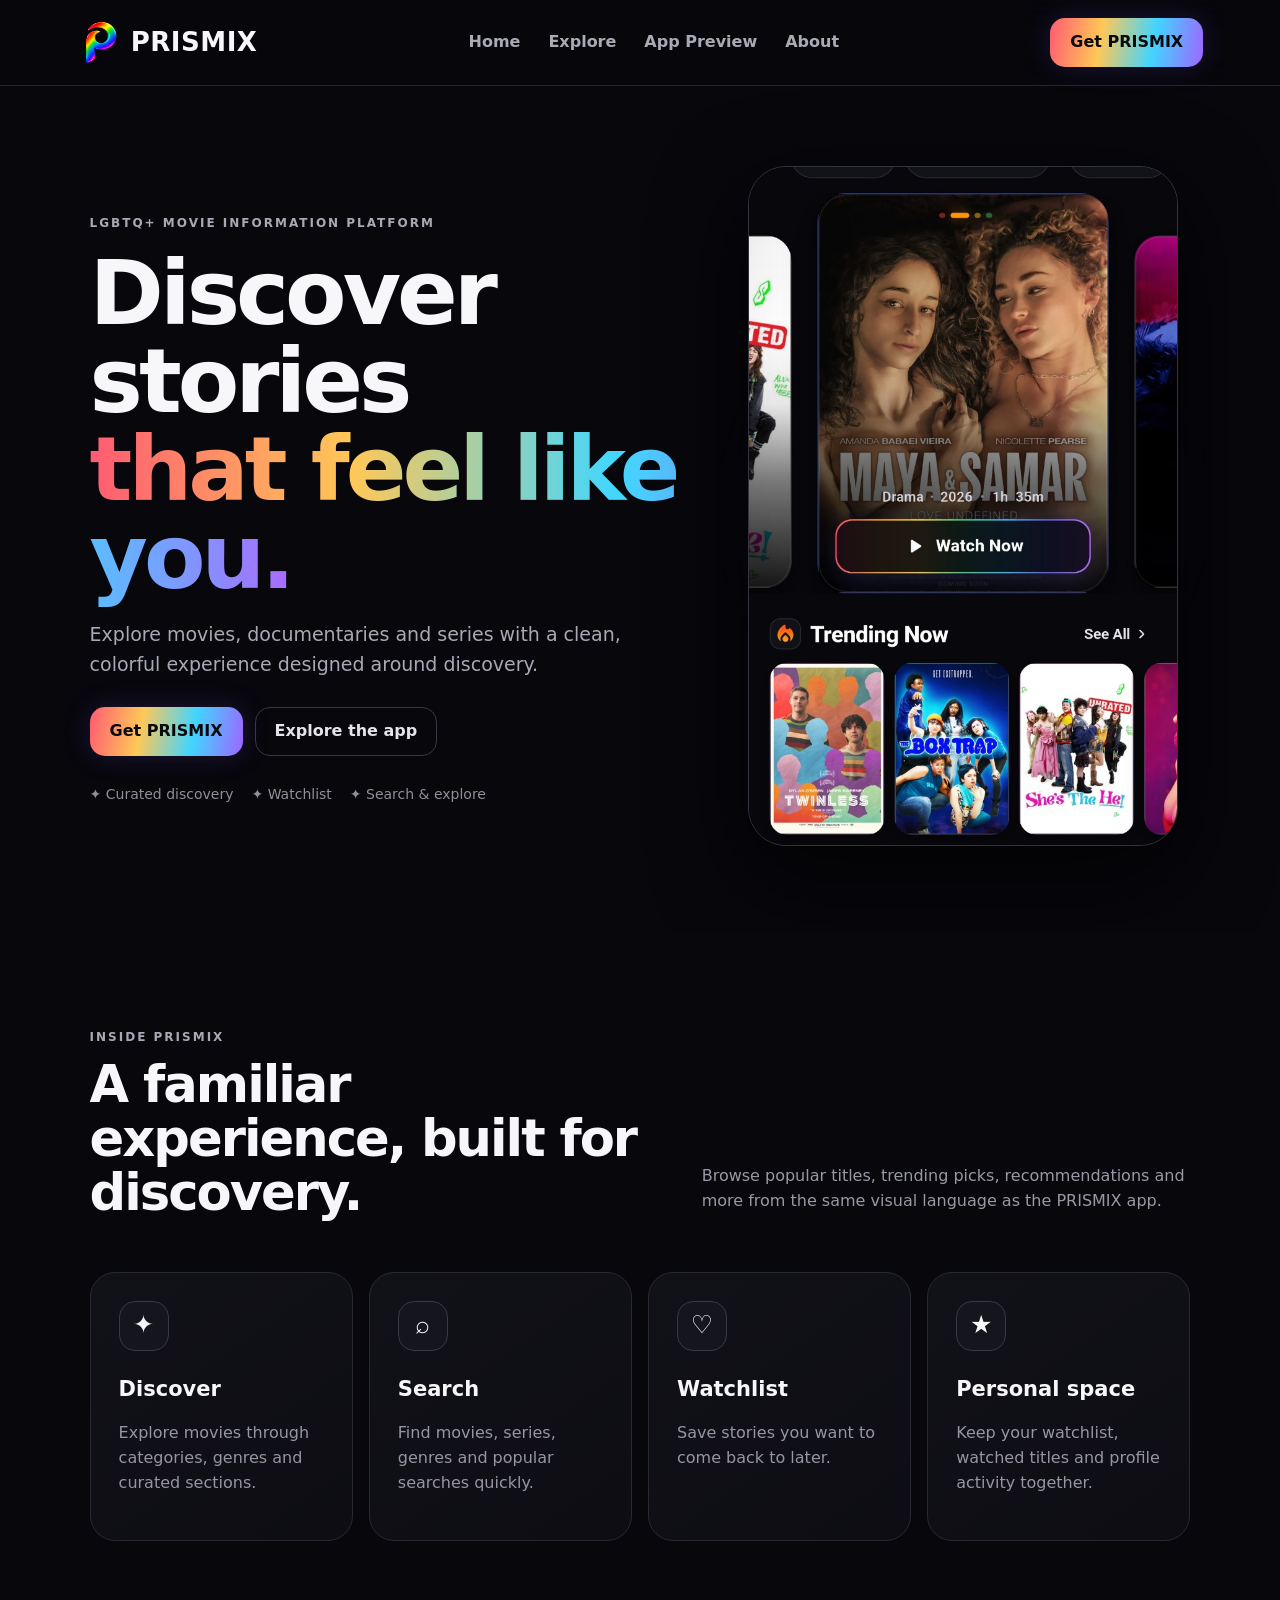
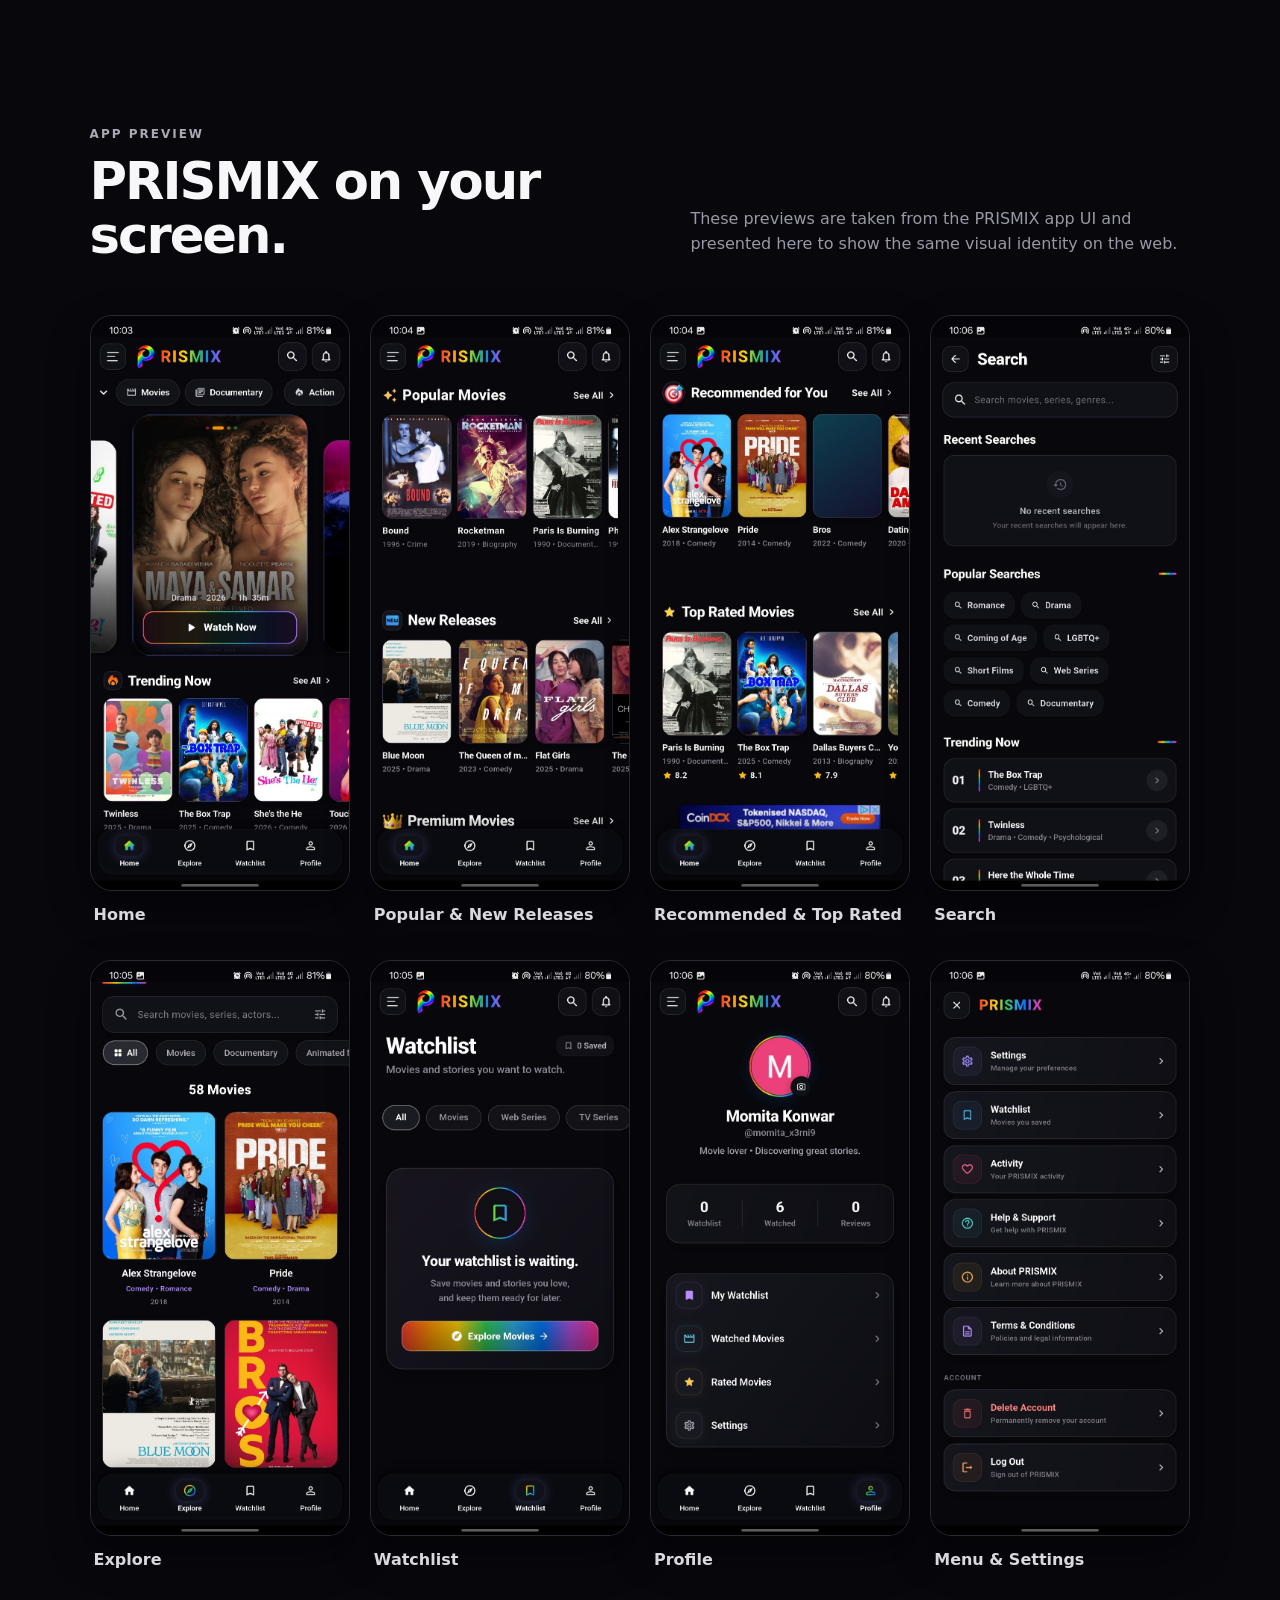
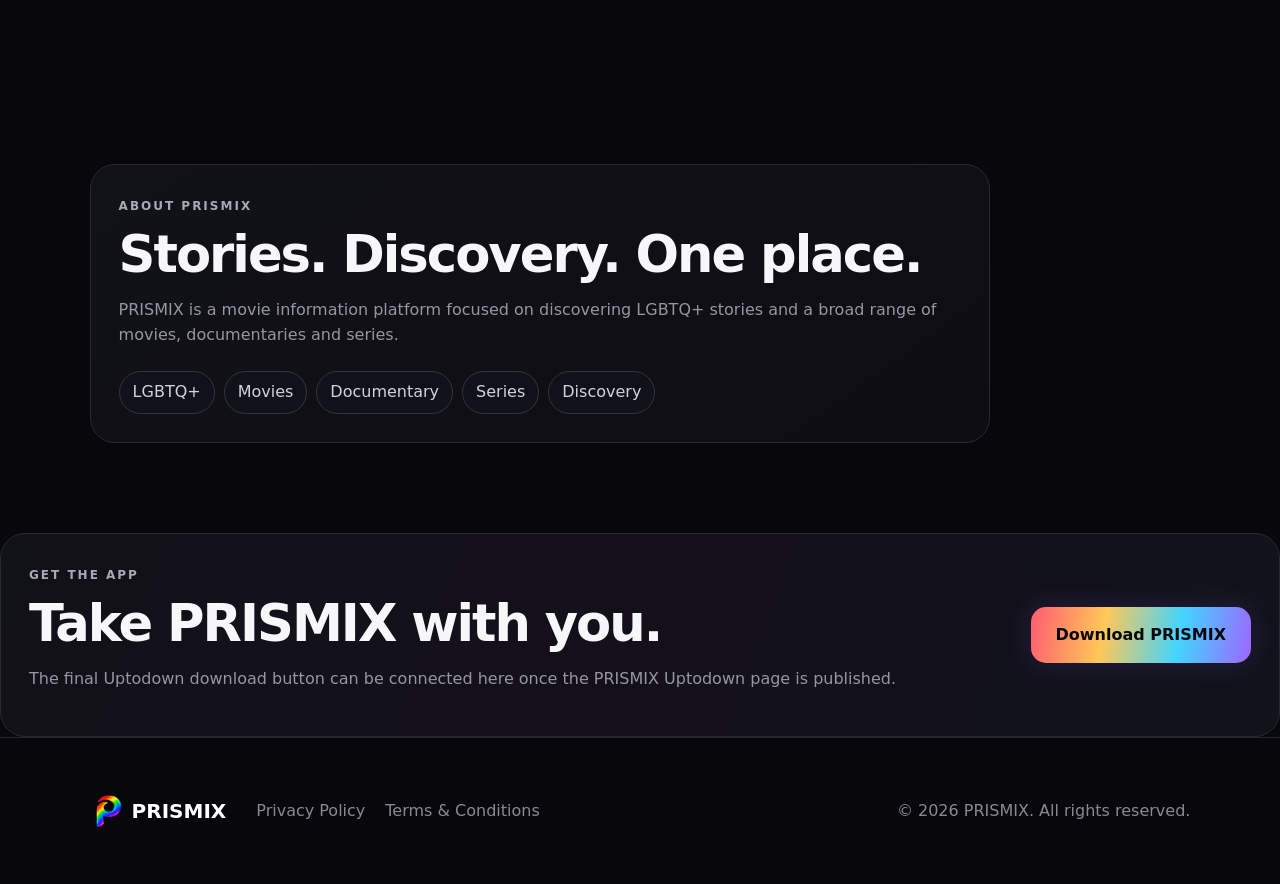
<file: index.html>
<!doctype html>
<html lang="en">
<head>
<meta charset="utf-8">
<meta name="viewport" content="width=device-width, initial-scale=1">
<meta name="theme-color" content="#07070C">
<meta name="description" content="PRISMIX — discover LGBTQ+ movies, documentaries, series and stories.">
<title>PRISMIX — Discover Stories That Feel Like You</title>
<link rel="stylesheet" href="styles.css">
</head>
<body>
<header class="site-header">
  <a class="brand" href="#home" aria-label="PRISMIX home">
    <img src="prismix_logo.png" alt="PRISMIX logo">
    <span>PRISMIX</span>
  </a>
  <nav>
    <a href="#home">Home</a>
    <a href="#explore">Explore</a>
    <a href="#screens">App Preview</a>
    <a href="#about">About</a>
  </nav>
  <a class="header-btn" href="#download">Get PRISMIX</a>
</header>

<main>
<section id="home" class="hero">
  <div class="hero-copy">
    <div class="eyebrow">LGBTQ+ MOVIE INFORMATION PLATFORM</div>
    <h1>Discover stories<br><span>that feel like you.</span></h1>
    <p>Explore movies, documentaries and series with a clean, colorful experience designed around discovery.</p>
    <div class="hero-actions">
      <a class="primary" href="#download">Get PRISMIX</a>
      <a class="secondary" href="#screens">Explore the app</a>
    </div>
    <div class="mini-points">
      <span>✦ Curated discovery</span>
      <span>✦ Watchlist</span>
      <span>✦ Search & explore</span>
    </div>
  </div>
  <div class="hero-art">
    <div class="glow"></div>
    <img src="assets/screenshots/home-hero.jpg" alt="PRISMIX home screen">
  </div>
</section>

<section id="explore" class="section">
  <div class="section-heading">
    <div>
      <span class="eyebrow">INSIDE PRISMIX</span>
      <h2>A familiar experience, built for discovery.</h2>
    </div>
    <p>Browse popular titles, trending picks, recommendations and more from the same visual language as the PRISMIX app.</p>
  </div>
  <div class="feature-grid">
    <article><span class="icon">✦</span><h3>Discover</h3><p>Explore movies through categories, genres and curated sections.</p></article>
    <article><span class="icon">⌕</span><h3>Search</h3><p>Find movies, series, genres and popular searches quickly.</p></article>
    <article><span class="icon">♡</span><h3>Watchlist</h3><p>Save stories you want to come back to later.</p></article>
    <article><span class="icon">★</span><h3>Personal space</h3><p>Keep your watchlist, watched titles and profile activity together.</p></article>
  </div>
</section>

<section id="screens" class="section screenshots">
  <div class="section-heading">
    <div>
      <span class="eyebrow">APP PREVIEW</span>
      <h2>PRISMIX on your screen.</h2>
    </div>
    <p>These previews are taken from the PRISMIX app UI and presented here to show the same visual identity on the web.</p>
  </div>
  <div class="screen-grid">
    <figure><img src="assets/screenshots/home-hero.jpg" alt="PRISMIX Home"><figcaption>Home</figcaption></figure>
    <figure><img src="assets/screenshots/home-sections.jpg" alt="PRISMIX Home sections"><figcaption>Popular & New Releases</figcaption></figure>
    <figure><img src="assets/screenshots/recommended-toprated.jpg" alt="PRISMIX recommendations"><figcaption>Recommended & Top Rated</figcaption></figure>
    <figure><img src="assets/screenshots/search.jpg" alt="PRISMIX Search"><figcaption>Search</figcaption></figure>
    <figure><img src="assets/screenshots/explore.jpg" alt="PRISMIX Explore"><figcaption>Explore</figcaption></figure>
    <figure><img src="assets/screenshots/watchlist.jpg" alt="PRISMIX Watchlist"><figcaption>Watchlist</figcaption></figure>
    <figure><img src="assets/screenshots/profile.jpg" alt="PRISMIX Profile"><figcaption>Profile</figcaption></figure>
    <figure><img src="assets/screenshots/menu.jpg" alt="PRISMIX Menu"><figcaption>Menu & Settings</figcaption></figure>
  </div>
</section>

<section id="about" class="section about">
  <div class="about-card">
    <span class="eyebrow">ABOUT PRISMIX</span>
    <h2>Stories. Discovery. One place.</h2>
    <p>PRISMIX is a movie information platform focused on discovering LGBTQ+ stories and a broad range of movies, documentaries and series.</p>
    <div class="about-tags"><span>LGBTQ+</span><span>Movies</span><span>Documentary</span><span>Series</span><span>Discovery</span></div>
  </div>
</section>

<section id="download" class="download section">
  <div>
    <span class="eyebrow">GET THE APP</span>
    <h2>Take PRISMIX with you.</h2>
    <p>The final Uptodown download button can be connected here once the PRISMIX Uptodown page is published.</p>
  </div>
  <a class="primary large" href="#" onclick="return showDownloadNote()">Download PRISMIX</a>
</section>
</main>

<footer>
  <div class="footer-brand"><img src="prismix_logo.png" alt=""> <strong>PRISMIX</strong></div>
  <div class="footer-links">
    <a href="privacy.html">Privacy Policy</a>
    <a href="terms.html">Terms & Conditions</a>
  </div>
  <p>© 2026 PRISMIX. All rights reserved.</p>
</footer>
<script src="script.js"></script>
</body>
</html>
</file>
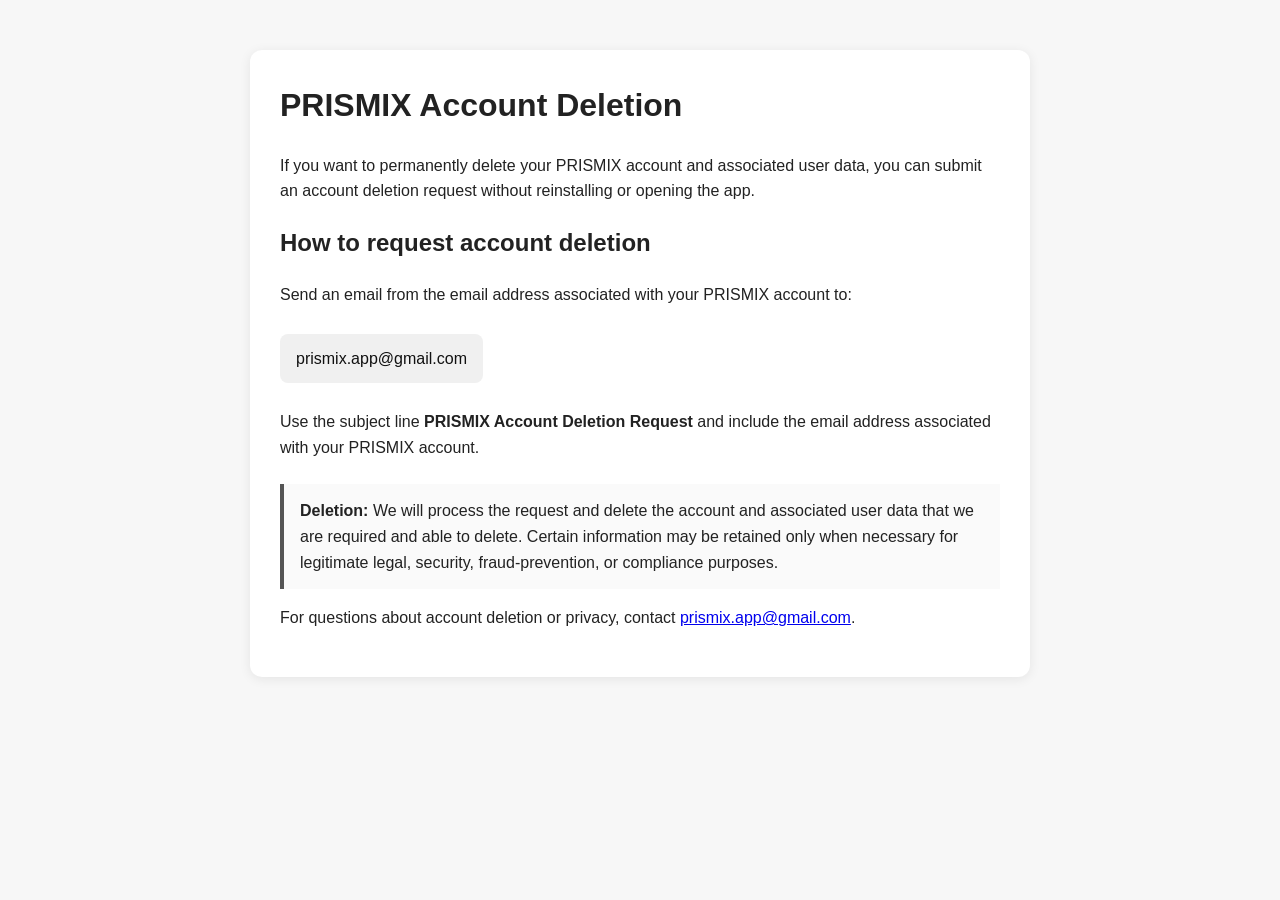
<file: account-deletion.html>
<!DOCTYPE html>
<html lang="en">
<head>
  <meta charset="UTF-8">
  <meta name="viewport" content="width=device-width, initial-scale=1.0">
  <title>PRISMIX - Account Deletion</title>
  <style>
    body {
      font-family: Arial, sans-serif;
      line-height: 1.6;
      margin: 0;
      background: #f7f7f7;
      color: #222;
    }
    .container {
      max-width: 720px;
      margin: 50px auto;
      padding: 30px;
      background: #fff;
      border-radius: 12px;
      box-shadow: 0 2px 12px rgba(0,0,0,.08);
    }
    h1 { margin-top: 0; }
    .email {
      display: inline-block;
      margin: 10px 0;
      padding: 12px 16px;
      background: #f0f0f0;
      border-radius: 8px;
      color: #111;
      text-decoration: none;
    }
    .note {
      margin-top: 24px;
      padding: 14px 16px;
      border-left: 4px solid #555;
      background: #fafafa;
    }
  </style>
</head>
<body>
  <main class="container">
    <h1>PRISMIX Account Deletion</h1>

    <p>
      If you want to permanently delete your PRISMIX account and associated
      user data, you can submit an account deletion request without
      reinstalling or opening the app.
    </p>

    <h2>How to request account deletion</h2>

    <p>
      Send an email from the email address associated with your PRISMIX account
      to:
    </p>

    <a class="email" href="mailto:prismix.app@gmail.com?subject=PRISMIX%20Account%20Deletion%20Request">
      prismix.app@gmail.com
    </a>

    <p>
      Use the subject line <strong>PRISMIX Account Deletion Request</strong>
      and include the email address associated with your PRISMIX account.
    </p>

    <div class="note">
      <strong>Deletion:</strong> We will process the request and delete the
      account and associated user data that we are required and able to delete.
      Certain information may be retained only when necessary for legitimate
      legal, security, fraud-prevention, or compliance purposes.
    </div>

    <p>
      For questions about account deletion or privacy, contact
      <a href="mailto:prismix.app@gmail.com">prismix.app@gmail.com</a>.
    </p>
  </main>
</body>
</html>
</file>
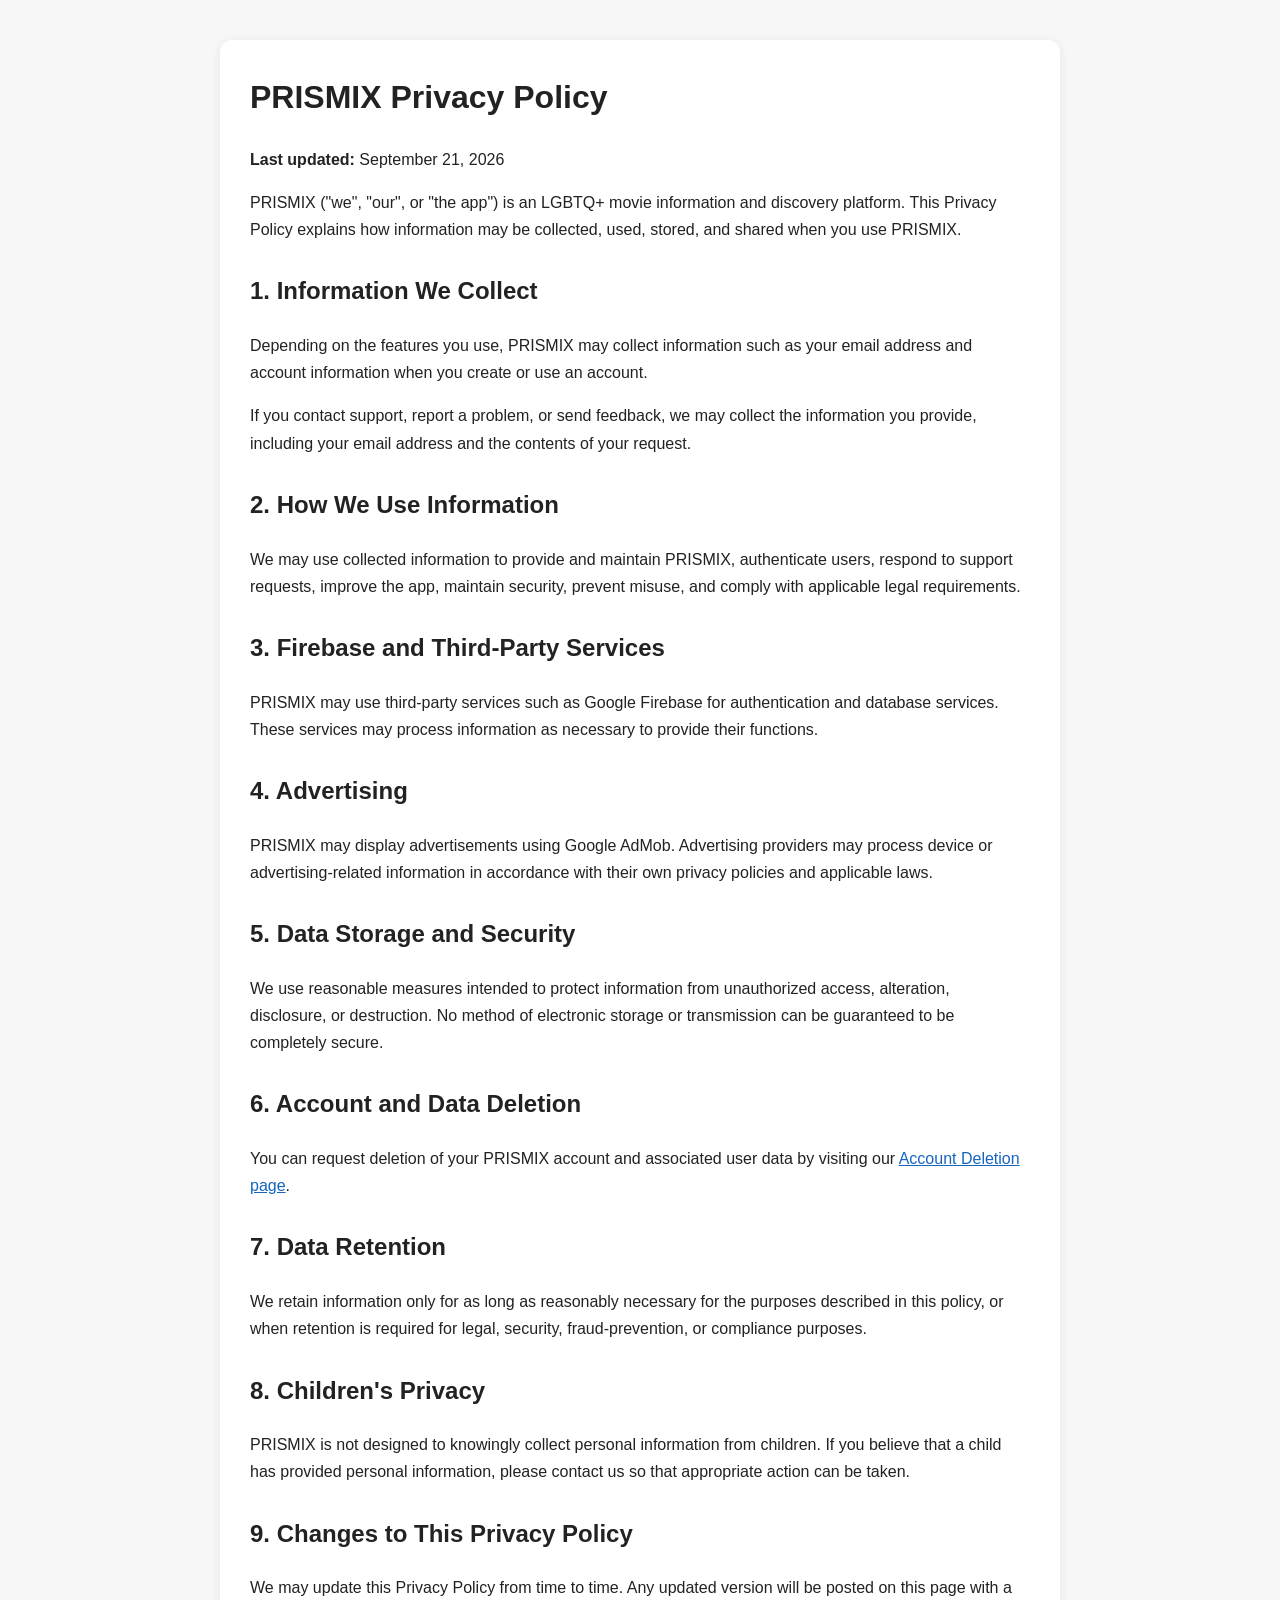
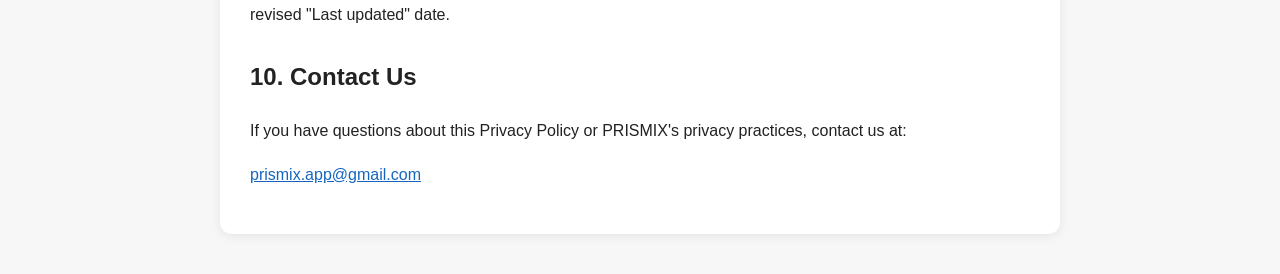
<file: privacy-policy.html>
<!DOCTYPE html>
<html lang="en">
<head>
  <meta charset="UTF-8">
  <meta name="viewport" content="width=device-width, initial-scale=1.0">
  <title>PRISMIX - Privacy Policy</title>
  <style>
    body {
      font-family: Arial, sans-serif;
      line-height: 1.7;
      margin: 0;
      background: #f7f7f7;
      color: #222;
    }
    .container {
      max-width: 780px;
      margin: 40px auto;
      padding: 30px;
      background: #fff;
      border-radius: 12px;
      box-shadow: 0 2px 12px rgba(0,0,0,.08);
    }
    h1 { margin-top: 0; }
    h2 { margin-top: 28px; }
    a { color: #1565c0; }
  </style>
</head>
<body>
  <main class="container">
    <h1>PRISMIX Privacy Policy</h1>
    <p><strong>Last updated:</strong> September 21, 2026</p>

    <p>
      PRISMIX ("we", "our", or "the app") is an LGBTQ+ movie information and
      discovery platform. This Privacy Policy explains how information may be
      collected, used, stored, and shared when you use PRISMIX.
    </p>

    <h2>1. Information We Collect</h2>
    <p>
      Depending on the features you use, PRISMIX may collect information such
      as your email address and account information when you create or use an
      account.
    </p>
    <p>
      If you contact support, report a problem, or send feedback, we may
      collect the information you provide, including your email address and
      the contents of your request.
    </p>

    <h2>2. How We Use Information</h2>
    <p>
      We may use collected information to provide and maintain PRISMIX,
      authenticate users, respond to support requests, improve the app,
      maintain security, prevent misuse, and comply with applicable legal
      requirements.
    </p>

    <h2>3. Firebase and Third-Party Services</h2>
    <p>
      PRISMIX may use third-party services such as Google Firebase for
      authentication and database services. These services may process
      information as necessary to provide their functions.
    </p>

    <h2>4. Advertising</h2>
    <p>
      PRISMIX may display advertisements using Google AdMob. Advertising
      providers may process device or advertising-related information in
      accordance with their own privacy policies and applicable laws.
    </p>

    <h2>5. Data Storage and Security</h2>
    <p>
      We use reasonable measures intended to protect information from
      unauthorized access, alteration, disclosure, or destruction. No method
      of electronic storage or transmission can be guaranteed to be completely
      secure.
    </p>

    <h2>6. Account and Data Deletion</h2>
    <p>
      You can request deletion of your PRISMIX account and associated user
      data by visiting our
      <a href="account-deletion.html">Account Deletion page</a>.
    </p>

    <h2>7. Data Retention</h2>
    <p>
      We retain information only for as long as reasonably necessary for the
      purposes described in this policy, or when retention is required for
      legal, security, fraud-prevention, or compliance purposes.
    </p>

    <h2>8. Children's Privacy</h2>
    <p>
      PRISMIX is not designed to knowingly collect personal information from
      children. If you believe that a child has provided personal information,
      please contact us so that appropriate action can be taken.
    </p>

    <h2>9. Changes to This Privacy Policy</h2>
    <p>
      We may update this Privacy Policy from time to time. Any updated version
      will be posted on this page with a revised "Last updated" date.
    </p>

    <h2>10. Contact Us</h2>
    <p>
      If you have questions about this Privacy Policy or PRISMIX's privacy
      practices, contact us at:
    </p>
    <p>
      <a href="mailto:prismix.app@gmail.com">prismix.app@gmail.com</a>
    </p>
  </main>
</body>
</html>
</file>
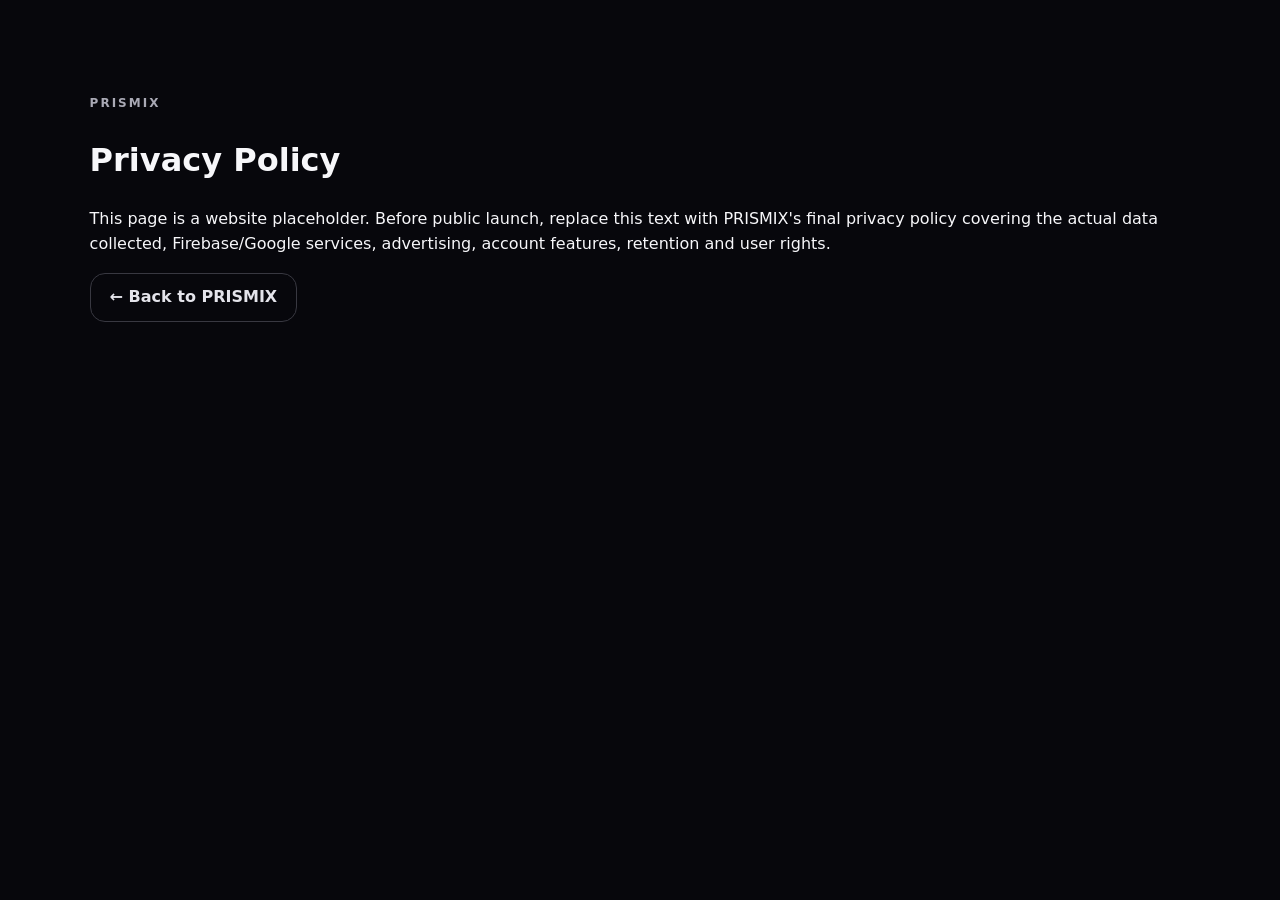
<file: privacy.html>
<!doctype html><html lang="en"><head><meta charset="utf-8"><meta name="viewport" content="width=device-width,initial-scale=1"><title>PRISMIX — Privacy Policy</title><link rel="stylesheet" href="styles.css"></head><body><main class="section"><span class="eyebrow">PRISMIX</span><h1>Privacy Policy</h1><p>This page is a website placeholder. Before public launch, replace this text with PRISMIX's final privacy policy covering the actual data collected, Firebase/Google services, advertising, account features, retention and user rights.</p><p><a class="secondary" href="index.html">← Back to PRISMIX</a></p></main></body></html>
</file>
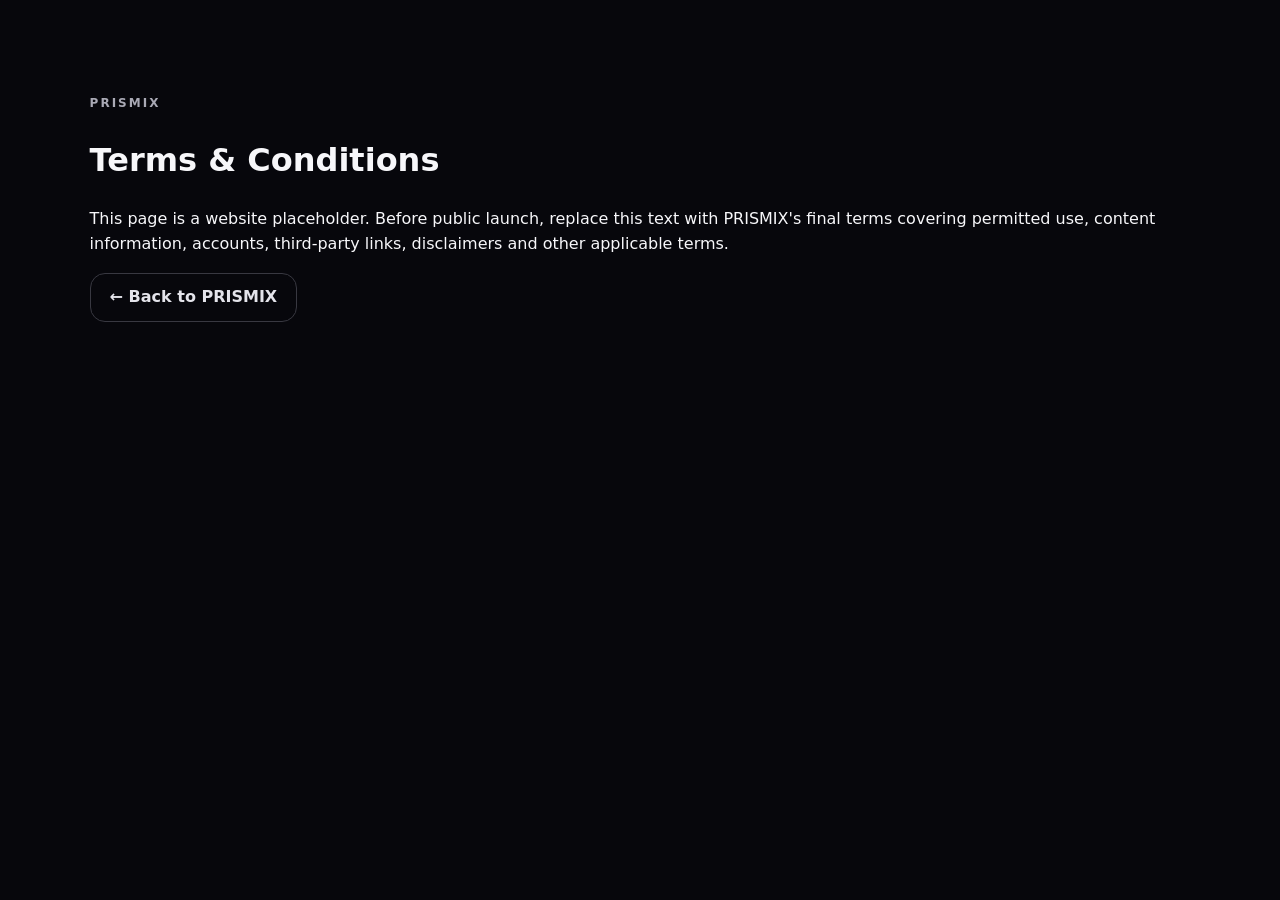
<file: terms.html>
<!doctype html><html lang="en"><head><meta charset="utf-8"><meta name="viewport" content="width=device-width,initial-scale=1"><title>PRISMIX — Terms & Conditions</title><link rel="stylesheet" href="styles.css"></head><body><main class="section"><span class="eyebrow">PRISMIX</span><h1>Terms & Conditions</h1><p>This page is a website placeholder. Before public launch, replace this text with PRISMIX's final terms covering permitted use, content information, accounts, third-party links, disclaimers and other applicable terms.</p><p><a class="secondary" href="index.html">← Back to PRISMIX</a></p></main></body></html>
</file>
<file: styles.css>
*{box-sizing:border-box}html{scroll-behavior:smooth}body{margin:0;background:#07070c;color:#f7f7fa;font-family:Inter,system-ui,-apple-system,BlinkMacSystemFont,"Segoe UI",sans-serif;line-height:1.55}a{color:inherit;text-decoration:none}.site-header{position:sticky;top:0;z-index:20;display:flex;align-items:center;justify-content:space-between;padding:18px 6%;background:rgba(7,7,12,.86);backdrop-filter:blur(18px);border-bottom:1px solid #24242c}.brand{display:flex;align-items:center;gap:10px;font-size:26px;font-weight:850;letter-spacing:.5px}.brand img{width:44px;height:44px;object-fit:contain}.site-header nav{display:flex;gap:28px;color:#aaaab5;font-weight:650}.site-header nav a:hover{color:#fff}.header-btn,.primary{display:inline-flex;align-items:center;justify-content:center;padding:12px 20px;border-radius:15px;font-weight:800;background:linear-gradient(100deg,#ff5b72,#ffc857,#42d5ff,#9f65ff);color:#09090d;box-shadow:0 0 28px rgba(137,86,255,.18)}.secondary{display:inline-flex;padding:11px 19px;border:1px solid #383841;border-radius:15px;color:#e4e4eb;font-weight:750}.hero{min-height:720px;display:grid;grid-template-columns:1fr .75fr;gap:40px;align-items:center;padding:80px 7%;overflow:hidden}.eyebrow{font-size:12px;letter-spacing:2px;color:#a9a9b5;font-weight:850}.hero h1{font-size:clamp(52px,7vw,92px);line-height:.98;letter-spacing:-4px;margin:18px 0}.hero h1 span{background:linear-gradient(90deg,#ff5b72,#ffc857,#41d7ff,#a96cff);-webkit-background-clip:text;background-clip:text;color:transparent}.hero p{max-width:610px;color:#a9a9b5;font-size:19px}.hero-actions{display:flex;gap:12px;margin:28px 0}.mini-points{display:flex;gap:18px;flex-wrap:wrap;color:#8f8f9a;font-size:14px}.hero-art{position:relative;text-align:center}.hero-art .glow{position:absolute;inset:12% 5%;background:radial-gradient(circle,rgba(197,63,176,.36),transparent 64%);filter:blur(30px)}.hero-art img{position:relative;width:min(100%,430px);max-height:680px;object-fit:cover;border-radius:38px;border:1px solid #34343e;box-shadow:0 30px 90px rgba(0,0,0,.7)}.section{padding:90px 7%}.section-heading{display:flex;justify-content:space-between;gap:40px;align-items:end;margin-bottom:42px}.section-heading h2,.about h2,.download h2{font-size:clamp(32px,4vw,54px);line-height:1.05;margin:10px 0;letter-spacing:-2px}.section-heading p{max-width:500px;color:#9999a5}.feature-grid{display:grid;grid-template-columns:repeat(4,1fr);gap:16px}.feature-grid article,.about-card,.download{background:linear-gradient(145deg,#111118,#0d0d13);border:1px solid #292932;border-radius:25px;padding:28px}.icon{display:grid;place-items:center;width:50px;height:50px;border:1px solid #393943;border-radius:16px;font-size:25px;background:#15151d}.feature-grid h3{font-size:21px;margin:22px 0 8px}.feature-grid p,.about p,.download p{color:#9696a2}.screen-grid{display:grid;grid-template-columns:repeat(4,1fr);gap:20px}.screen-grid figure{margin:0}.screen-grid img{width:100%;display:block;border-radius:22px;border:1px solid #2a2a33;box-shadow:0 18px 40px rgba(0,0,0,.35)}figcaption{padding:12px 4px;color:#d8d8df;font-weight:750}.about-card{max-width:900px}.about-tags{display:flex;gap:9px;flex-wrap:wrap;margin-top:24px}.about-tags span{padding:8px 13px;border:1px solid #34343e;border-radius:999px;color:#d2d2da;background:#111119}.download{display:flex;align-items:center;justify-content:space-between;gap:30px;background:linear-gradient(110deg,#111118,#14101a,#10131a)}.large{padding:16px 25px;white-space:nowrap}footer{padding:45px 7%;border-top:1px solid #25252d;color:#898994;display:flex;align-items:center;gap:30px;flex-wrap:wrap}.footer-brand{display:flex;align-items:center;gap:8px;color:#fff;font-size:20px}.footer-brand img{width:34px;height:34px}.footer-links{display:flex;gap:20px}.footer-links a:hover{color:#fff}footer p{margin-left:auto}@media(max-width:900px){.site-header nav{display:none}.hero{grid-template-columns:1fr;padding-top:55px}.hero-art{order:-1}.hero-art img{width:min(80vw,360px)}.feature-grid{grid-template-columns:repeat(2,1fr)}.screen-grid{grid-template-columns:repeat(2,1fr)}.section-heading,.download{display:block}.section-heading p{margin-top:20px}.download .primary{margin-top:20px}}@media(max-width:560px){.site-header{padding:12px 5%}.header-btn{padding:10px 13px;font-size:13px}.brand{font-size:22px}.brand img{width:36px;height:36px}.hero{padding:45px 5%}.hero h1{font-size:52px;letter-spacing:-2px}.hero p{font-size:16px}.hero-actions{flex-direction:column}.section{padding:65px 5%}.feature-grid,.screen-grid{grid-template-columns:1fr 1fr;gap:12px}.feature-grid article{padding:18px}.screen-grid img{border-radius:17px}footer{padding:35px 5%}footer p{margin-left:0;width:100%}}
</file>
